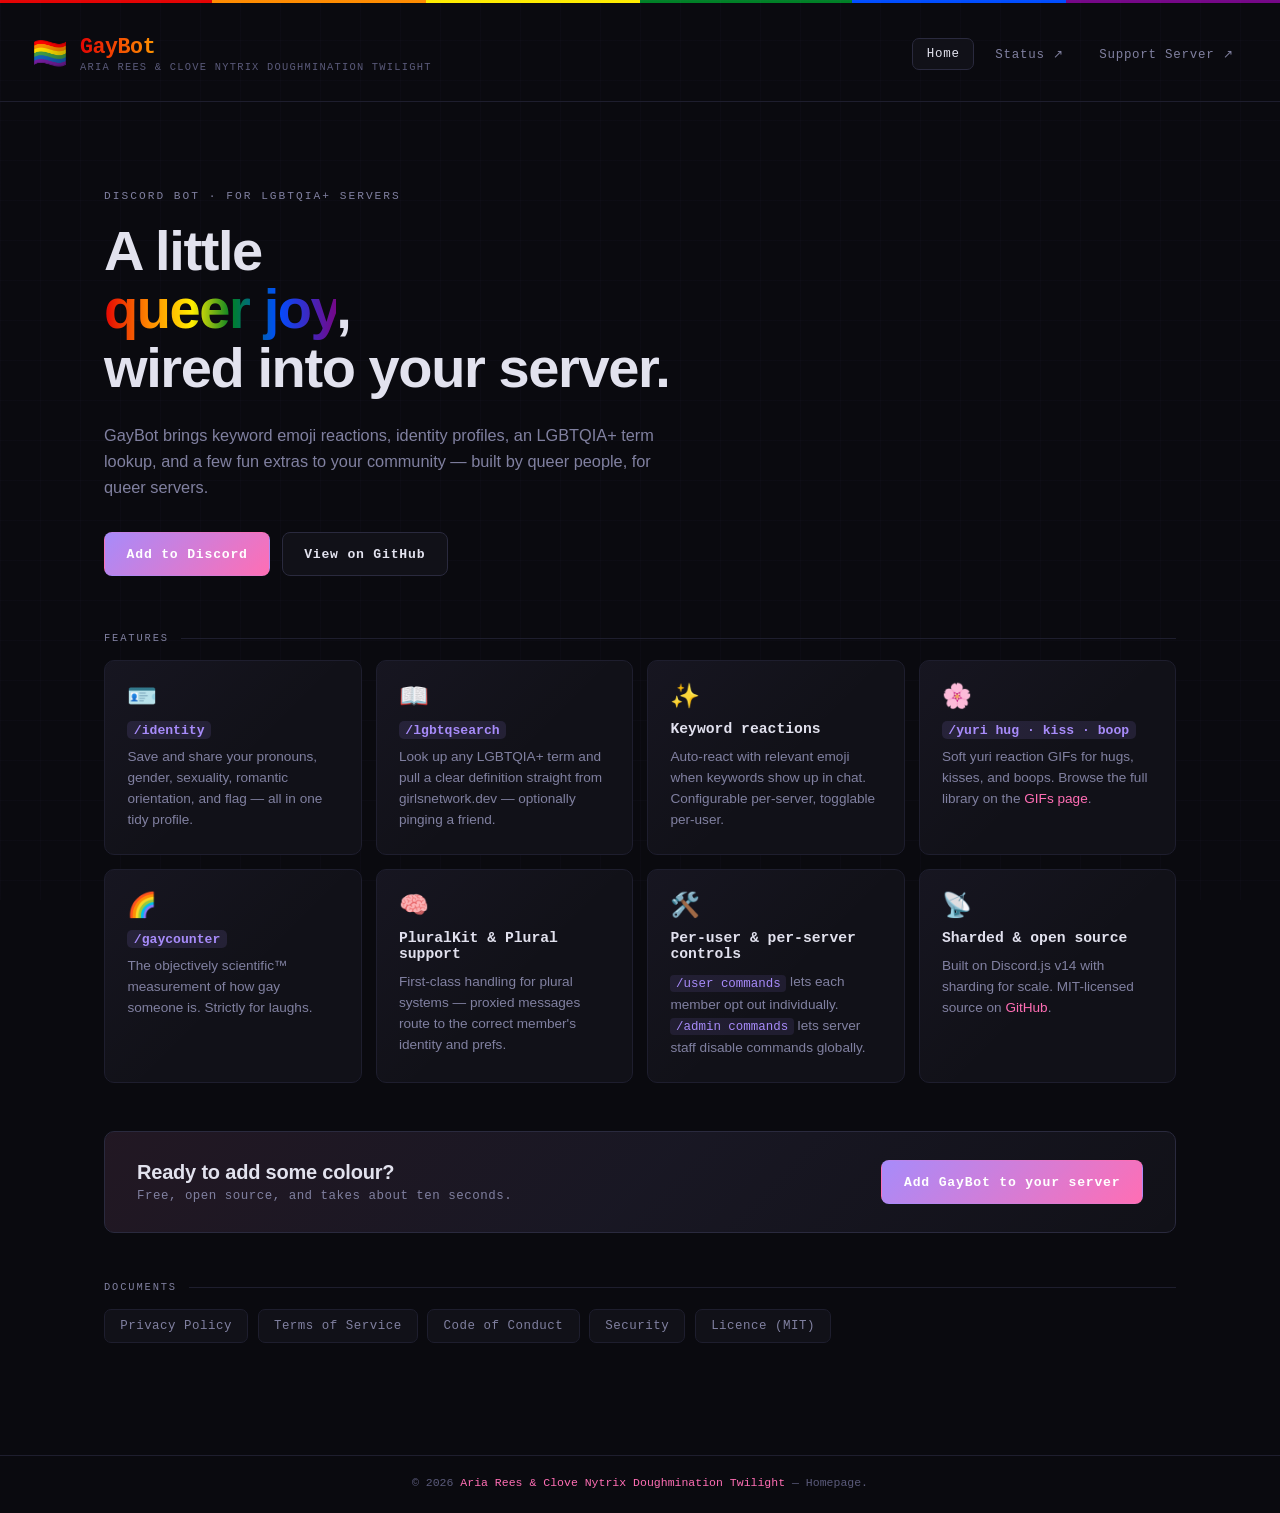
<file: index.html>
<!DOCTYPE html>
<html lang="en">

<head>
    <meta charset="UTF-8" />
    <meta name="viewport" content="width=device-width, initial-scale=1.0" />
    <title>GayBot — A Discord bot for LGBTQIA+ servers</title>
    <meta name="description"
        content="GayBot is a Discord bot for LGBTQIA+ servers — keyword emoji reactions, identity profiles, term lookups, and a few fun extras." />
    <link rel="icon"
        href="https://cdn.discordapp.com/avatars/1475380726643032064/c86c2351bcea2dabfca02272b0ee2354.png" />
    <link rel="stylesheet" href="/css/main.css" />
</head>

<body>

    <div class="rainbow-bar"></div>

    <header>
        <div class="logo-wrap">
            <span class="logo-flag">🏳️‍🌈</span>
            <div class="logo-text-wrap">
                <div class="logo">GayBot</div>
                <div class="logo-sub">Aria Rees & Clove Nytrix Doughmination Twilight</div>
            </div>
        </div>

        <nav class="navbar" aria-label="Primary">
            <a href="/" class="nav-link active">Home</a>
            <a href="https://status.gaybot.site/" class="nav-link" target="_blank" rel="noopener">Status ↗</a>
            <a href="https://discord.gg/dbrHFcAnZY" class="nav-link" target="_blank" rel="noopener">Support Server ↗</a>
        </nav>
    </header>

    <main>

        <!-- ── Hero ─────────────────────────────────────────────────── -->
        <section class="hero">
            <p class="hero-eyebrow">Discord bot · for LGBTQIA+ servers</p>
            <h1 class="hero-title">
                A little<br>
                <span class="hero-title-grad">queer joy</span>,<br>
                wired into your server.
            </h1>
            <p class="hero-sub">
                GayBot brings keyword emoji reactions, identity profiles, an LGBTQIA+ term
                lookup, and a few fun extras to your community — built by queer people, for
                queer servers.
            </p>
            <div class="hero-actions">
                <a class="btn btn-primary"
                    href="https://discord.com/oauth2/authorize?client_id=1475380726643032064" target="_blank"
                    rel="noopener">
                    Add to Discord
                </a>
                <a class="btn btn-ghost" href="https://github.com/Girls-Network/GayBot-v2" target="_blank"
                    rel="noopener">
                    View on GitHub
                </a>
            </div>
        </section>

        <!-- ── Features ─────────────────────────────────────────────── -->
        <p class="section-heading">Features</p>
        <div class="feature-grid">
            <div class="feature-card">
                <div class="feature-icon">🪪</div>
                <div class="feature-title"><code>/identity</code></div>
                <div class="feature-desc">
                    Save and share your pronouns, gender, sexuality, romantic orientation,
                    and flag — all in one tidy profile.
                </div>
            </div>

            <div class="feature-card">
                <div class="feature-icon">📖</div>
                <div class="feature-title"><code>/lgbtqsearch</code></div>
                <div class="feature-desc">
                    Look up any LGBTQIA+ term and pull a clear definition straight from
                    girlsnetwork.dev — optionally pinging a friend.
                </div>
            </div>

            <div class="feature-card">
                <div class="feature-icon">✨</div>
                <div class="feature-title">Keyword reactions</div>
                <div class="feature-desc">
                    Auto-react with relevant emoji when keywords show up in chat. Configurable
                    per-server, togglable per-user.
                </div>
            </div>

            <div class="feature-card">
                <div class="feature-icon">🌸</div>
                <div class="feature-title"><code>/yuri hug · kiss · boop</code></div>
                <div class="feature-desc">
                    Soft yuri reaction GIFs for hugs, kisses, and boops. Browse the full
                    library on the <a href="/gifs">GIFs page</a>.
                </div>
            </div>

            <div class="feature-card">
                <div class="feature-icon">🌈</div>
                <div class="feature-title"><code>/gaycounter</code></div>
                <div class="feature-desc">
                    The objectively scientific™ measurement of how gay someone is. Strictly for
                    laughs.
                </div>
            </div>

            <div class="feature-card">
                <div class="feature-icon">🧠</div>
                <div class="feature-title">PluralKit & Plural support</div>
                <div class="feature-desc">
                    First-class handling for plural systems — proxied messages route to the
                    correct member's identity and prefs.
                </div>
            </div>

            <div class="feature-card">
                <div class="feature-icon">🛠️</div>
                <div class="feature-title">Per-user & per-server controls</div>
                <div class="feature-desc">
                    <code>/user commands</code> lets each member opt out individually.
                    <code>/admin commands</code> lets server staff disable commands globally.
                </div>
            </div>

            <div class="feature-card">
                <div class="feature-icon">📡</div>
                <div class="feature-title">Sharded & open source</div>
                <div class="feature-desc">
                    Built on Discord.js v14 with sharding for scale. MIT-licensed source on
                    <a href="https://github.com/Girls-Network/GayBot-v2" target="_blank" rel="noopener">GitHub</a>.
                </div>
            </div>
        </div>

        <!-- ── CTA strip ────────────────────────────────────────────── -->
        <section class="cta-strip">
            <div class="cta-strip-text">
                <div class="cta-strip-title">Ready to add some colour?</div>
                <div class="cta-strip-sub">Free, open source, and takes about ten seconds.</div>
            </div>
            <a class="btn btn-primary"
                href="https://discord.com/oauth2/authorize?client_id=1475380726643032064" target="_blank"
                rel="noopener">
                Add GayBot to your server
            </a>
        </section>

        <!-- ── Legal / docs ─────────────────────────────────────────── -->
        <p class="section-heading">Documents</p>
        <div class="doc-row">
            <a class="doc-link" href="https://github.com/Girls-Network/GayBot-v2/blob/main/Privacy.md"
                target="_blank" rel="noopener">Privacy Policy</a>
            <a class="doc-link" href="https://github.com/Girls-Network/GayBot-v2/blob/main/ToS.md" target="_blank"
                rel="noopener">Terms of Service</a>
            <a class="doc-link" href="https://github.com/Girls-Network/GayBot-v2/blob/main/CODE_OF_CONDUCT.md"
                target="_blank" rel="noopener">Code of Conduct</a>
            <a class="doc-link" href="https://github.com/Girls-Network/GayBot-v2/blob/main/SECURITY.md"
                target="_blank" rel="noopener">Security</a>
            <a class="doc-link" href="https://github.com/Girls-Network/GayBot-v2/blob/main/LICENSE" target="_blank"
                rel="noopener">Licence (MIT)</a>
        </div>
    </main>

    <footer>
        &copy; 2026 <a href="https://gaybot.site">Aria Rees & Clove Nytrix Doughmination Twilight</a>
        — Homepage.
    </footer>

</body>

</html>
</file>
<file: css/main.css>
:root {
    --bg: #0a0a0f;
    --surface: #111118;
    --surface2: #17171f;
    --border: #1e1e2e;
    --border2: #2a2a3e;
    --text: #e2e2ee;
    --muted: #5a5a7a;
    --muted2: #8080a0;
    --accent1: #ff6eb4;
    --accent2: #a78bfa;
    --accent3: #38bdf8;
    --green: #4ade80;
    --yellow: #fbbf24;
    --red: #f87171;
    --mono: 'Space Mono', monospace;
    --sans: 'DM Sans', sans-serif;
    --radius: 10px;
}

*,
*::before,
*::after {
    box-sizing: border-box;
    margin: 0;
    padding: 0;
}

body {
    background: var(--bg);
    color: var(--text);
    font-family: var(--sans);
    min-height: 100vh;
    overflow-x: hidden;
}

/* Subtle grid background */
body::before {
    content: '';
    position: fixed;
    inset: 0;
    background-image:
        linear-gradient(rgba(167, 139, 250, 0.025) 1px, transparent 1px),
        linear-gradient(90deg, rgba(167, 139, 250, 0.025) 1px, transparent 1px);
    background-size: 40px 40px;
    pointer-events: none;
    z-index: 0;
}

/* Rainbow stripe */
.rainbow-bar {
    height: 3px;
    background: linear-gradient(90deg,
            #e40303 0%,
            #e40303 16.6%,
            #ff8c00 16.6%,
            #ff8c00 33.3%,
            #ffed00 33.3%,
            #ffed00 50%,
            #008026 50%,
            #008026 66.6%,
            #004dff 66.6%,
            #004dff 83.3%,
            #750787 83.3%,
            #750787 100%);
}

/* ── Header ── */
header {
    position: relative;
    z-index: 1;
    padding: 2rem 2rem 1.75rem;
    border-bottom: 1px solid var(--border);
    display: flex;
    align-items: center;
    gap: 1.5rem;
    flex-wrap: wrap;
}

.logo-wrap {
    display: flex;
    align-items: center;
    gap: 0.75rem;
}

/* Pride flag emoji rendered large, not gradient-clipped */
.logo-flag {
    font-size: 1.8rem;
    line-height: 1;
    /* override any inherited text-fill */
    -webkit-text-fill-color: initial;
}

.logo-text-wrap {
    display: flex;
    flex-direction: column;
    gap: 0.1rem;
}

.logo {
    font-family: var(--mono);
    font-size: 1.35rem;
    font-weight: 700;
    /* 6-stop pride flag gradient across the text */
    background: linear-gradient(90deg,
            #e40303 0%,
            #ff8c00 20%,
            #ffed00 38%,
            #008026 55%,
            #004dff 75%,
            #750787 100%);
    -webkit-background-clip: text;
    -webkit-text-fill-color: transparent;
    background-clip: text;
    letter-spacing: -0.02em;
}

.logo-sub {
    font-family: var(--mono);
    font-size: 0.65rem;
    color: var(--muted);
    letter-spacing: 0.12em;
    text-transform: uppercase;
}

/* ── Main layout ── */
main {
    position: relative;
    z-index: 1;
    max-width: 1120px;
    margin: 0 auto;
    padding: 2.5rem 1.5rem 5rem;
}

/* ── Section heading ── */
.section-heading {
    font-family: var(--mono);
    font-size: 0.65rem;
    letter-spacing: 0.18em;
    text-transform: uppercase;
    color: var(--muted2);
    margin-bottom: 1rem;
    display: flex;
    align-items: center;
    gap: 0.75rem;
}

.section-heading::after {
    content: '';
    flex: 1;
    height: 1px;
    background: var(--border);
}

/* ── Footer ── */
footer {
    position: relative;
    z-index: 1;
    text-align: center;
    padding: 1.25rem;
    font-size: 0.72rem;
    color: var(--muted);
    border-top: 1px solid var(--border);
    font-family: var(--mono);
}

footer a {
    color: var(--accent1);
    text-decoration: none;
}

footer a:hover {
    text-decoration: underline;
}

/* ── Navbar ── */
.navbar {
    margin-left: auto;
    display: flex;
    align-items: center;
    gap: 0.4rem;
    flex-wrap: wrap;
}

.nav-link {
    font-family: var(--mono);
    font-size: 0.78rem;
    letter-spacing: 0.06em;
    color: var(--muted2);
    text-decoration: none;
    padding: 0.5rem 0.85rem;
    border-radius: 7px;
    border: 1px solid transparent;
    transition: color 0.15s, border-color 0.15s, background 0.15s;
}

.nav-link:hover {
    color: var(--text);
    border-color: var(--border2);
    background: var(--surface);
}

.nav-link.active {
    color: var(--text);
    border-color: var(--border2);
    background: var(--surface);
}

/* ── Hero ── */
.hero {
    padding: 3rem 0 3.5rem;
    text-align: left;
    max-width: 720px;
}

.hero-eyebrow {
    font-family: var(--mono);
    font-size: 0.7rem;
    letter-spacing: 0.18em;
    text-transform: uppercase;
    color: var(--muted2);
    margin-bottom: 1.25rem;
}

.hero-title {
    font-family: var(--sans);
    font-size: clamp(2.25rem, 5.5vw, 3.5rem);
    font-weight: 700;
    line-height: 1.05;
    letter-spacing: -0.025em;
    color: var(--text);
    margin-bottom: 1.5rem;
}

.hero-title-grad {
    background: linear-gradient(90deg,
            #e40303 0%,
            #ff8c00 20%,
            #ffed00 38%,
            #008026 55%,
            #004dff 75%,
            #750787 100%);
    -webkit-background-clip: text;
    -webkit-text-fill-color: transparent;
    background-clip: text;
}

.hero-sub {
    font-size: 1.02rem;
    line-height: 1.6;
    color: var(--muted2);
    margin-bottom: 2rem;
    max-width: 560px;
}

.hero-actions {
    display: flex;
    gap: 0.7rem;
    flex-wrap: wrap;
}

/* ── Buttons ── */
.btn {
    display: inline-flex;
    align-items: center;
    justify-content: center;
    font-family: var(--mono);
    font-size: 0.82rem;
    font-weight: 700;
    letter-spacing: 0.06em;
    padding: 0.85rem 1.35rem;
    border-radius: 8px;
    text-decoration: none;
    cursor: pointer;
    border: 1px solid transparent;
    transition: opacity 0.15s, transform 0.1s, border-color 0.15s, background 0.15s;
}

.btn:active {
    transform: scale(0.97);
}

.btn-primary {
    background: linear-gradient(135deg, var(--accent2), var(--accent1));
    color: #fff;
}

.btn-primary:hover {
    opacity: 0.9;
}

.btn-ghost {
    background: var(--surface);
    border-color: var(--border2);
    color: var(--text);
}

.btn-ghost:hover {
    border-color: var(--accent2);
    color: var(--accent2);
}

/* ── Feature grid ── */
.feature-grid {
    display: grid;
    grid-template-columns: repeat(auto-fill, minmax(240px, 1fr));
    gap: 0.875rem;
    margin-bottom: 3rem;
}

.feature-card {
    background: var(--surface);
    border: 1px solid var(--border);
    border-radius: var(--radius);
    padding: 1.4rem 1.4rem 1.5rem;
    position: relative;
    overflow: hidden;
    transition: border-color 0.2s, transform 0.15s;
}

.feature-card:hover {
    border-color: var(--border2);
    transform: translateY(-2px);
}

.feature-card::after {
    content: '';
    position: absolute;
    inset: 0;
    background: linear-gradient(135deg, rgba(167, 139, 250, 0.04) 0%, transparent 55%);
    pointer-events: none;
}

.feature-icon {
    font-size: 1.5rem;
    line-height: 1;
    margin-bottom: 0.85rem;
    -webkit-text-fill-color: initial;
}

.feature-title {
    font-family: var(--mono);
    font-size: 0.92rem;
    font-weight: 700;
    color: var(--text);
    margin-bottom: 0.55rem;
}

.feature-title code {
    background: rgba(167, 139, 250, 0.12);
    color: var(--accent2);
    padding: 0.12rem 0.4rem;
    border-radius: 5px;
    font-size: 0.82rem;
}

.feature-desc {
    font-size: 0.85rem;
    line-height: 1.55;
    color: var(--muted2);
}

.feature-desc code {
    font-family: var(--mono);
    font-size: 0.78rem;
    color: var(--accent2);
    background: rgba(167, 139, 250, 0.1);
    padding: 0.1rem 0.35rem;
    border-radius: 4px;
}

.feature-desc a {
    color: var(--accent1);
    text-decoration: none;
}

.feature-desc a:hover {
    text-decoration: underline;
}

/* ── CTA strip ── */
.cta-strip {
    display: flex;
    align-items: center;
    justify-content: space-between;
    gap: 1.5rem;
    flex-wrap: wrap;
    background: var(--surface);
    border: 1px solid var(--border2);
    border-radius: var(--radius);
    padding: 1.75rem 2rem;
    margin-bottom: 3rem;
    position: relative;
    overflow: hidden;
}

.cta-strip::before {
    content: '';
    position: absolute;
    inset: 0;
    background: linear-gradient(135deg,
            rgba(255, 110, 180, 0.07) 0%,
            rgba(167, 139, 250, 0.05) 50%,
            transparent 100%);
    pointer-events: none;
}

.cta-strip-text {
    position: relative;
    z-index: 1;
}

.cta-strip-title {
    font-family: var(--sans);
    font-size: 1.25rem;
    font-weight: 700;
    color: var(--text);
    margin-bottom: 0.35rem;
    letter-spacing: -0.01em;
}

.cta-strip-sub {
    font-family: var(--mono);
    font-size: 0.78rem;
    color: var(--muted2);
    letter-spacing: 0.04em;
}

.cta-strip .btn {
    position: relative;
    z-index: 1;
}

/* ── Doc row ── */
.doc-row {
    display: flex;
    flex-wrap: wrap;
    gap: 0.6rem;
    margin-bottom: 2rem;
}

.doc-link {
    font-family: var(--mono);
    font-size: 0.78rem;
    letter-spacing: 0.04em;
    color: var(--muted2);
    text-decoration: none;
    padding: 0.55rem 0.95rem;
    border: 1px solid var(--border);
    border-radius: 7px;
    background: var(--surface);
    transition: border-color 0.15s, color 0.15s;
}

.doc-link:hover {
    border-color: var(--accent2);
    color: var(--accent2);
}

@media (max-width: 600px) {
    header {
        padding: 1.25rem 1rem 1rem;
    }

    .logo {
        font-size: 1.15rem;
    }

    .stat-value {
        font-size: 1.4rem;
    }

    .navbar {
        margin-left: 0;
        width: 100%;
    }

    .hero {
        padding: 2rem 0 2.5rem;
    }

    .cta-strip {
        padding: 1.4rem 1.4rem;
    }

    .cta-strip-title {
        font-size: 1.1rem;
    }
}

body.message-page {
    margin: 0;
    min-height: 100vh;
    display: grid;
    place-items: center;
    padding: 2rem;
    background: var(--bg);
}

.message-card {
  background: var(--surface-0);
  padding: 2.5rem;
  border-radius: 12px;
  max-width: 520px;
  width: 100%;
  box-shadow: 0 20px 60px rgba(0, 0, 0, 0.45);
  text-align: center;
  line-height: 1.6;
  color: var(--text);
  border: 1px solid var(--surface-1);
}

.message-card h1 {
  margin-top: 0;
  color: var(--pink);
  letter-spacing: -0.01em;
}

.message-card p {
  color: var(--subtext-1);
}

.message-card .ok {
  color: var(--green);
}

.message-card .err {
  color: var(--red);
}

.message-card .warn {
  color: var(--yellow);
}

.message-card .muted {
  color: var(--overlay-1);
  font-size: 0.9rem;
  margin-top: 1.5rem;
}

.message-card code {
  background: var(--mantle);
  color: var(--rosewater);
  padding: 0.1rem 0.4rem;
  border-radius: 6px;
  font-size: 0.85em;
}

.message-card a.home-link {
  display: inline-block;
  margin-top: 1.5rem;
  color: var(--pink);
  transition: color 0.15s ease;
}

.message-card a.home-link:hover {
  color: var(--flamingo);
  text-decoration: underline;
}

.message-card .glyph {
  font-size: 2.75rem;
  line-height: 1;
  margin-bottom: 0.5rem;
}

@media (max-width: 540px) {
  .message-card {
    padding: 1.75rem 1.5rem;
  }
}
</file>
